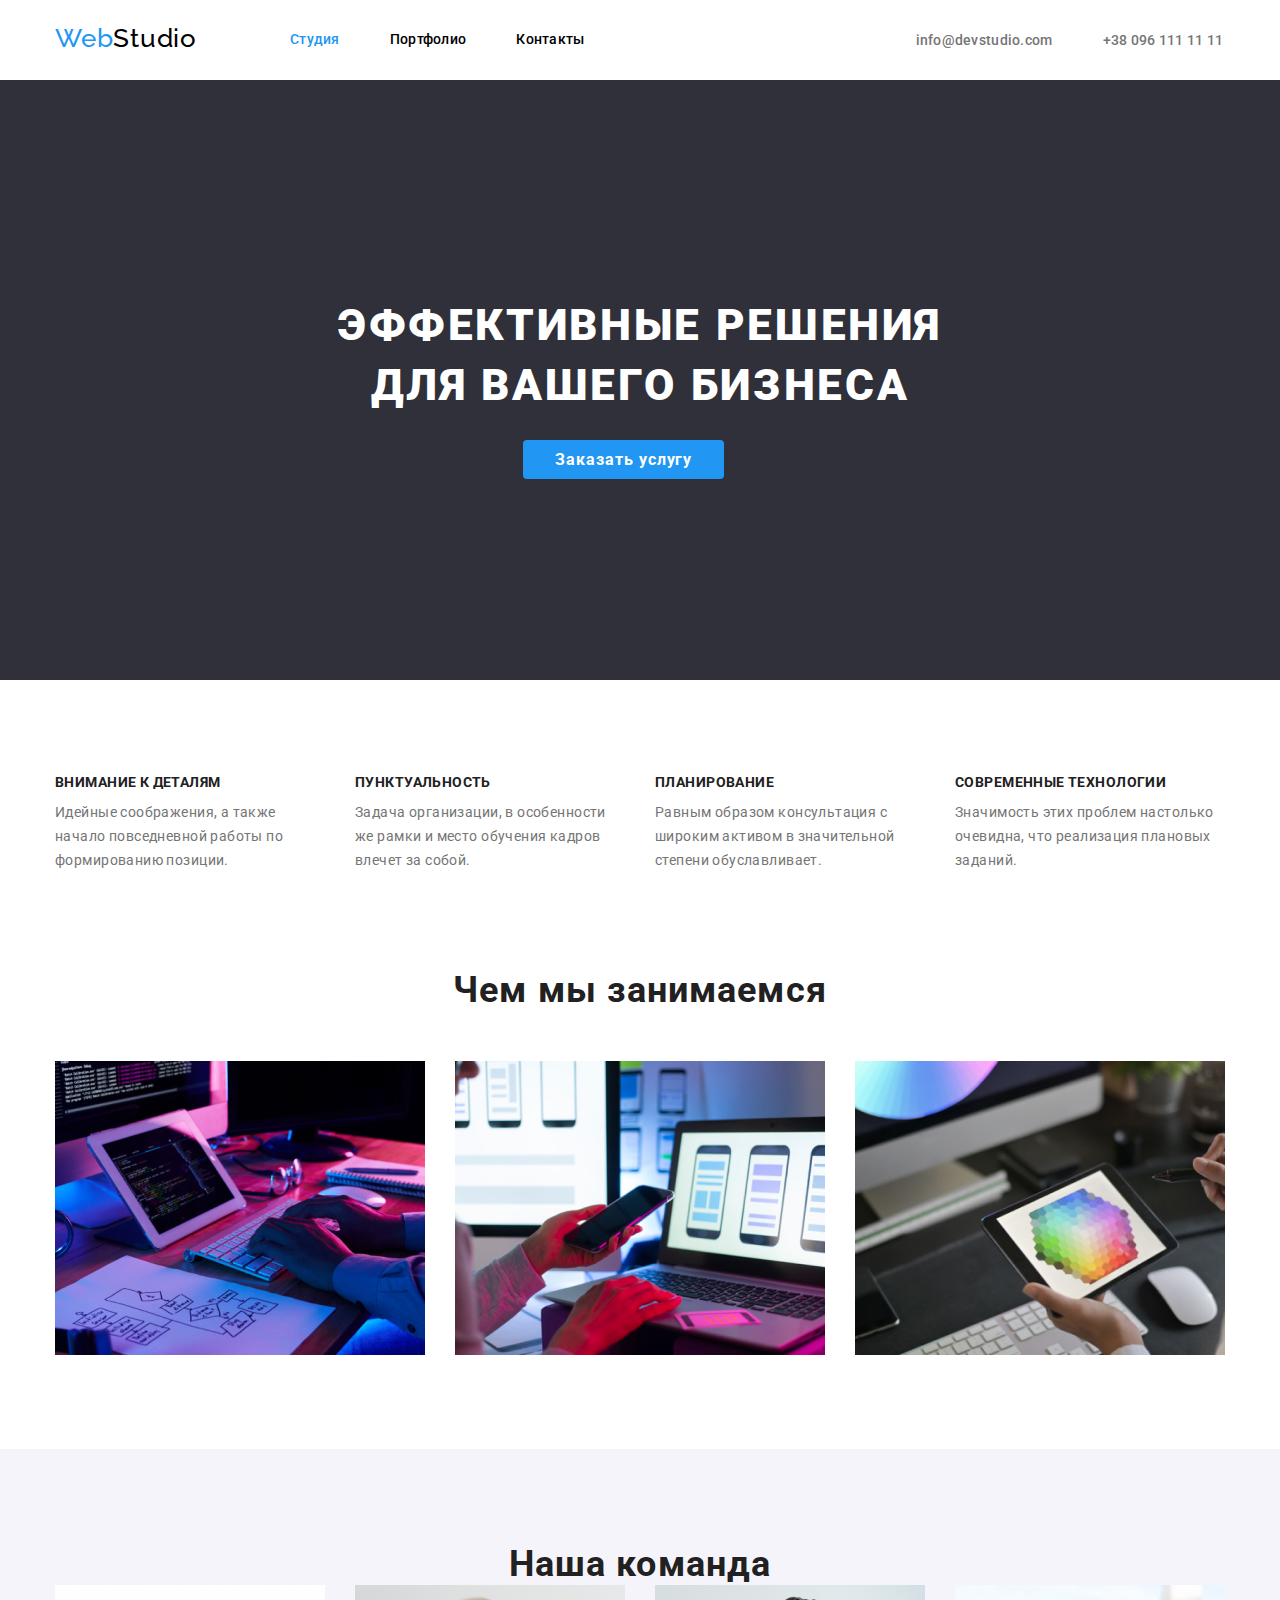
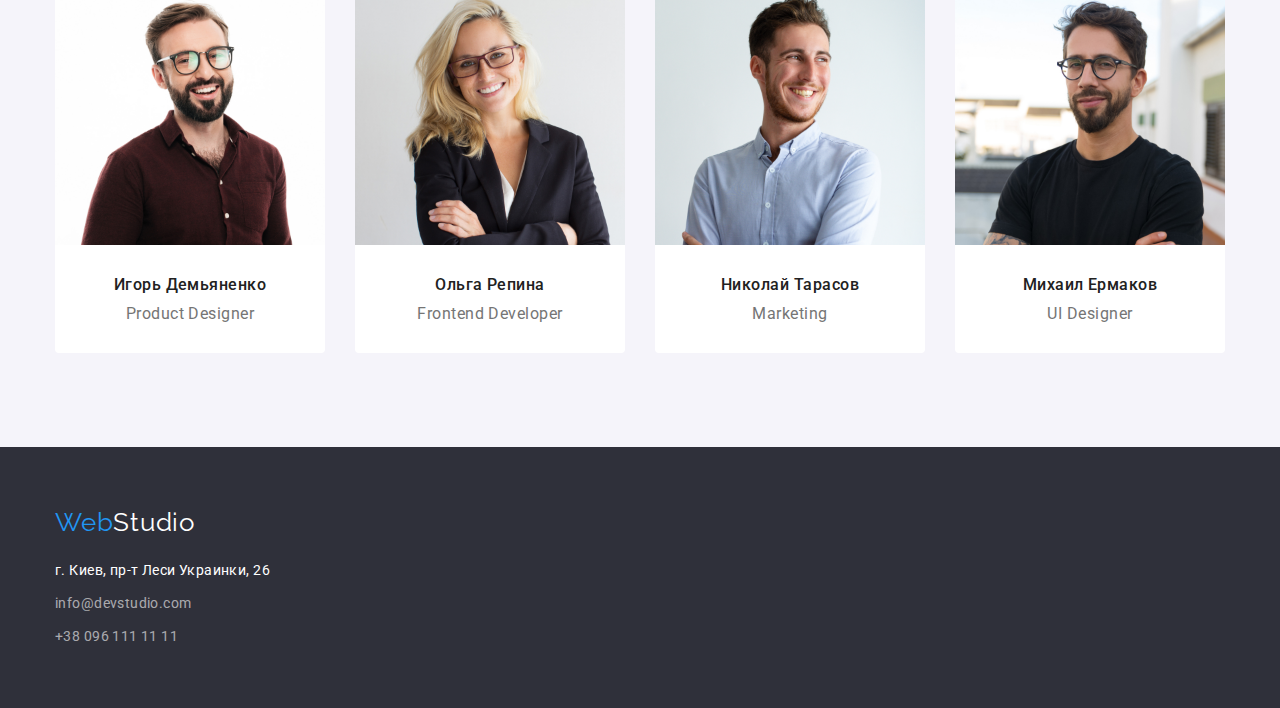
<file: index.html>
<!DOCTYPE html>
<html lang="ru">
<head>
    <meta charset="UTF-8">
    <meta name="viewport" content="width=device-width, initial-scale=1.0">
    <title>Студия</title>
    <link rel="stylesheet" href="css/modern-normalize.css">
    <link rel="preconnect" href="https://fonts.gstatic.com">
    <link href="https://fonts.googleapis.com/css2?&family=Raleway:wght@700&family=Roboto:wght@400;500;700;900&display=swap" rel="stylesheet">
    <link rel="stylesheet" href="./css/styles.css">
  
<!-- font-family: 'Raleway', sans-serif;
font-family: 'Roboto', sans-serif; -->
   
</head>
<body >
    <header class="header">
        <div class="container">
            <nav class="header-nav">
                <a class="logo" href=""><span class="web">Web</span>Studio</a>
                <ul class="header-nav-links">
                    <li><a class="link-header current" href="index.html">Студия</a></li>
                    <li><a class="link-header" href="portfolio.html">Портфолио</a></li>
                    <li><a class="link-header" href="">Контакты</a></li>
                </ul>
            </nav>
           <div class="header-address">
                <p><a class="link-hd-adr" href="mailto:info@devstudio.com">info@devstudio.com</a></p>
                <p><a class="link-hd-adr" href="tel:+380961111111">+38 096 111 11 11</a></p>
            </div>
        </div>
    </header>
    <main>
        <!--Баннер-->
        <div></div>
        <section class="hero">
            <div class="container">
                <h1 class="hero-title">ЭФФЕКТИВНЫЕ РЕШЕНИЯ <br> ДЛЯ ВАШЕГО БИЗНЕСА</h1>
                <a class="hero-btn" href="#">Заказать услугу</a>
            </div>
        </section>
        <section class="about">
            <div class="container">
                <ul class="features">
                    <li><h3 class="title-features">ВНИМАНИЕ К ДЕТАЛЯМ</h3>
                    <p class="features-p"> Идейные соображения, а также <br> начало повседневной работы по формированию позиции.</p>
                    </li>
                    <li><h3 class="title-features">ПУНКТУАЛЬНОСТЬ</h3>
                    <p class="features-p"> Задача организации, в особенности <br> же рамки и место обучения кадров влечет за собой.</p>
                    </li>
                    <li><h3 class="title-features">ПЛАНИРОВАНИЕ</h3>
                    <p class="features-p"> Равным образом консультация с широким активом в значительной степени обуславливает.</p>
                    </li>
                    <li><h3 class="title-features">СОВРЕМЕННЫЕ ТЕХНОЛОГИИ</h3>
                    <p class="features-p"> Значимость этих проблем настолько очевидна, что реализация плановых заданий.</p>
                    </li>
                </ul>
                <h2 class="title">Чем мы занимаемся</h2>
                <div class="about-images">   
                    <img class="images" src="./images/1.jpg" alt="Photo 1" width="370">
                    <img class="images" src="./images/2.jpg" alt="Photo 2" width="370">
                    <img class="images" src="./images/3.jpg" alt="Photo 3" width="370">
                </div>
            </div>
        </section>
        <section class="team">
            <div class="container">
                <h2 class="title">Наша команда</h2>
                <ul class="workers">
                    <li><img src="./images/ihor.jpg" alt="Photo Ihor" width="270"><div class="worker-names"><h3 class="name">Игорь Демьяненко</h3><p class="work-position">Product Designer</p></div> </li>
                    <li><img src="./images/olha.jpg" alt="Photo Olha" width="270"><div class="worker-names"><h3 class="name">Ольга Репина</h3><p class="work-position">Frontend Developer</p></div></li>
                    <li><img src="./images/nikol.jpg" alt="Photo Nikolai" width="270"><div class="worker-names"><h3 class="name">Николай Тарасов</h3><p class="work-position">Marketing</p></div></li>
                    <li><img src="./images/mikhail.jpg" alt="Photo Mikhail" width="270"><div class="worker-names"><h3 class="name">Михаил Ермаков</h3><p class="work-position">UI Designer</p></div></li>
                </ul>
            </div>
        </section>
        <footer class="footer"> 
            <div class="container">
                <a class="logo-foot" href=""><span class="web">Web</span>Studio</a>
                <address>
                <ul class="footer-address"> 
                        <li> <a class="link-foot-adr" href="https://goo.gl/maps/Ae1zcUtkZR1KB5ff6">г. Киев, пр-т Леси Украинки, 26</a></li>
                        <li> <a class="link-foot" href="mailto:info@devstudio.com">info@devstudio.com</a></li>
                        <li> <a class="link-foot" href="tel:+380961111111">+38 096 111 11 11</a></li>
                </ul>
                </address>
            </div>
      </footer>
    </main>
</body>
</html>
</file>
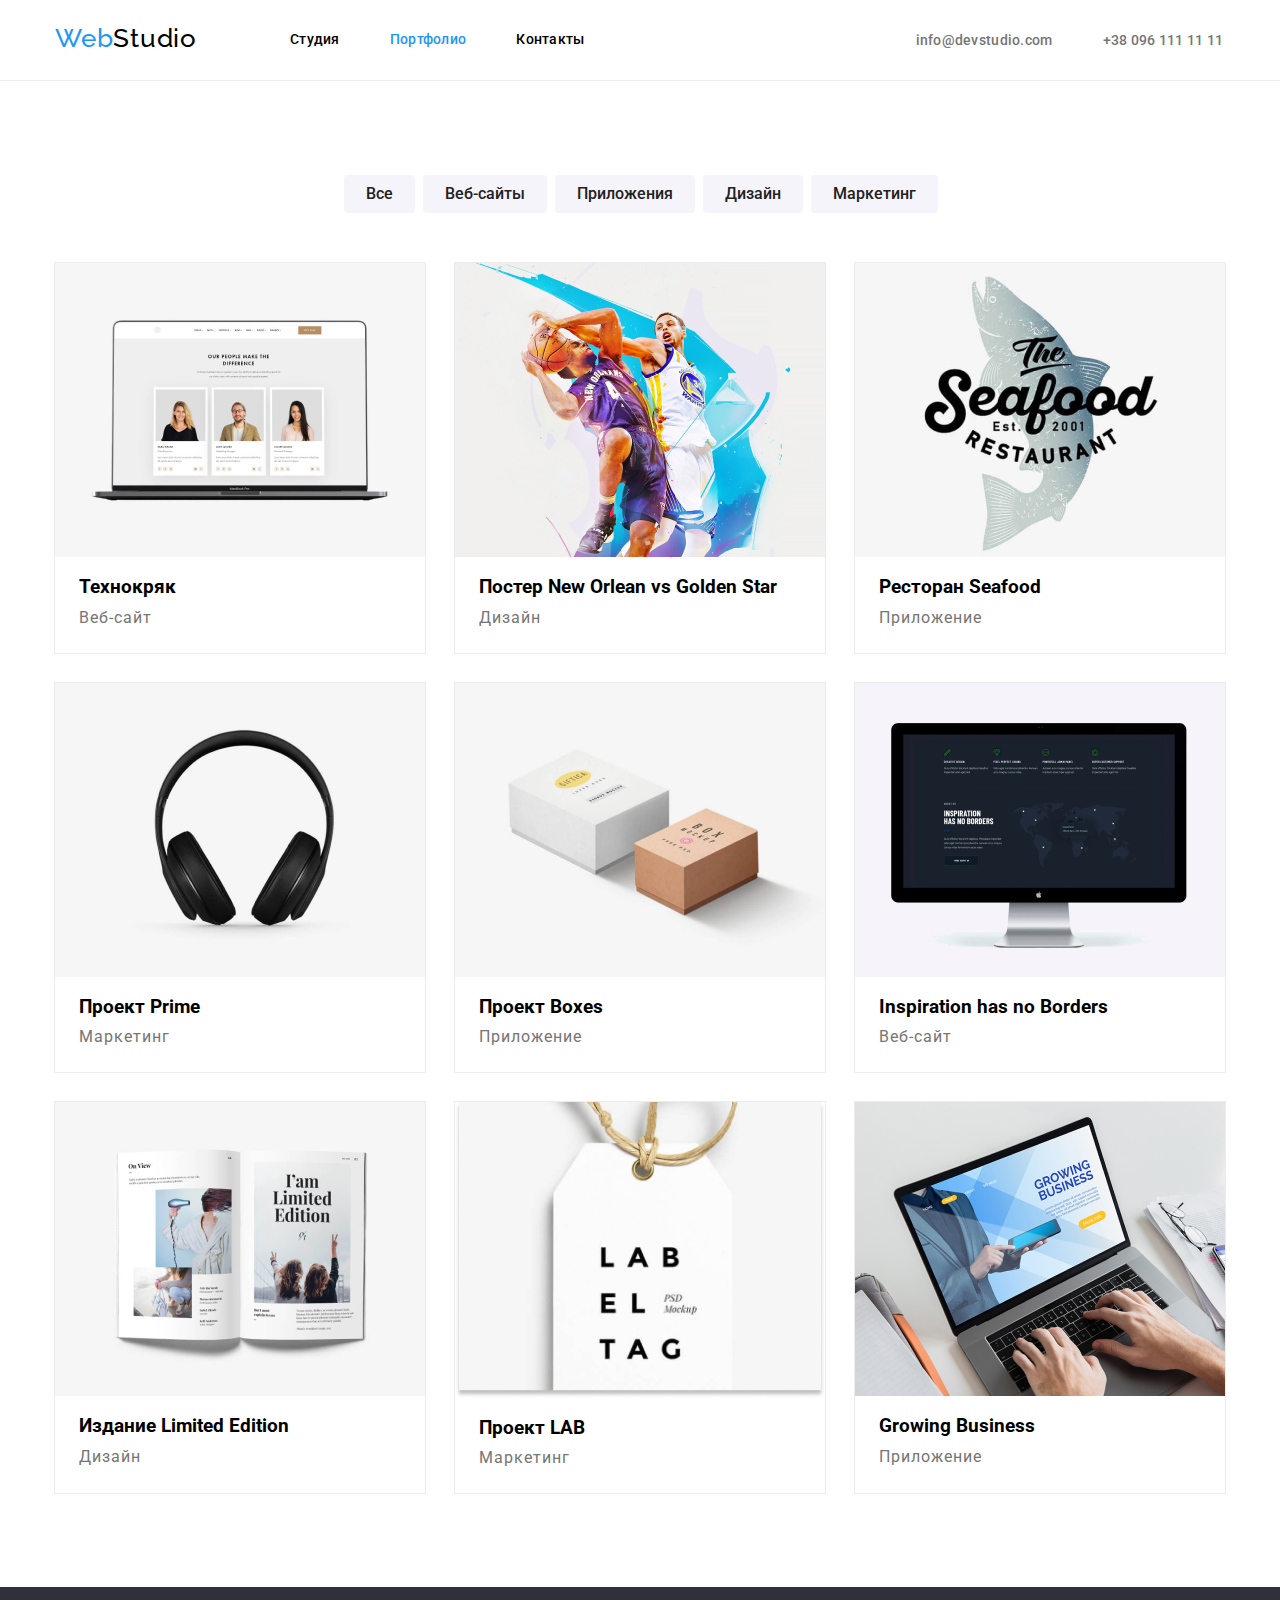
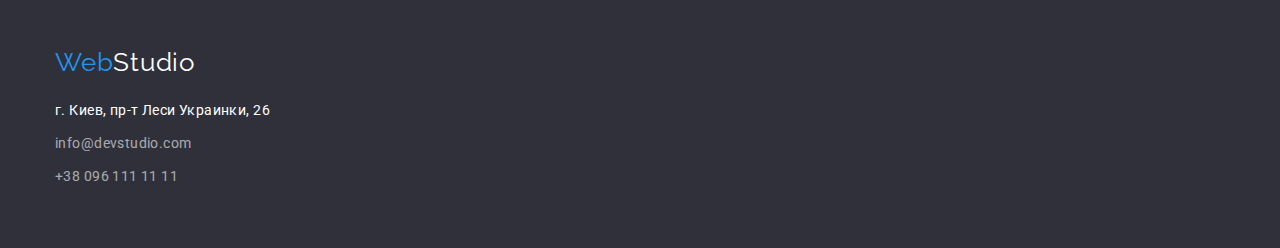
<file: portfolio.html>
<!DOCTYPE html>
<html lang="ru">
<head>
    <meta charset="UTF-8">
    <meta name="viewport" content="width=device-width, initial-scale=1.0">
    <title>Портфолио</title>
    <link rel="stylesheet" href="css/modern-normalize.css">
    <link rel="preconnect" href="https://fonts.gstatic.com">
    <link href="https://fonts.googleapis.com/css2?&family=Raleway:wght@700&family=Roboto:wght@400;500;700;900&display=swap" rel="stylesheet">
    <link rel="stylesheet" href="./css/styles.css">
   
<!-- font-family: 'Raleway', sans-serif;
font-family: 'Roboto', sans-serif;-->
</head>
<body >
    
    <header class="portfolio-header">
        <div class="container">
            <nav class="portfolio-header-nav">
                <a class="logo" href=""><span class="web">Web</span>Studio</a>
                <ul class="portfolio-header-links">
                    <li><a class="link-header" href="index.html">Студия</a></li>
                    <li><a class="link-header current" href="portfolio.html">Портфолио</a></li>
                    <li><a class="link-header" href="">Контакты</a></li>
                </ul>
            </nav>
            <div class="portfolio-header-address">
                <p><a class="link-hd-adr" href="mailto:info@devstudio.com">info@devstudio.com</a></p>
                <p><a class="link-hd-adr" href="tel:+380961111111">+38 096 111 11 11</a></p>
            </div>
        </div>    
    </header>
    <main>
        <section class="portfolio-main">
            <div class="container">
                <!--Скрыть заголовок-->
                <h1>Портфолио</h1>
                <div class="portfolio-btns">
                    <a class="portfolio-btn" href="" >Все</a>
                    <a class="portfolio-btn" href="" >Веб-сайты</a>
                    <a class="portfolio-btn" href="" >Приложения</a>
                    <a class="portfolio-btn" href="" >Дизайн</a>
                    <a class="portfolio-btn" href="" >Маркетинг</a>
                </div>
                <ul class="portfolio-gallery">
                    <li><img class="gal-img" src="./images/img.jpg" alt="Photo" width="370"><h3>Технокряк</h3><p class="portfolio-names">Веб-сайт</p></li>
                    <li><img class="gal-img" src="./images/img1.jpg" alt="Photo" width="370"><h3>Постер New Orlean vs Golden Star</h3><p class="portfolio-names">Дизайн</p></li>
                    <li><img class="gal-img" src="./images/img2.jpg" alt="Photo" width="370"><h3>Ресторан Seafood</h3><p class="portfolio-names">Приложение</p></li>
                    <li><img class="gal-img" src="./images/img3.jpg" alt="Photo" width="370"><h3>Проект Prime</h3><p class="portfolio-names">Маркетинг</p></li>
                    <li><img class="gal-img" src="./images/img4.jpg" alt="Photo" width="370"><h3>Проект Boxes</h3><p class="portfolio-names">Приложение</p></li>
                    <li><img class="gal-img" src="./images/img5.jpg" alt="Photo" width="370"><h3>Inspiration has no Borders</h3><p class="portfolio-names">Веб-сайт</p></li>
                    <li><img class="gal-img" src="./images/img6.jpg" alt="Photo" width="370"><h3>Издание Limited Edition</h3><p class="portfolio-names">Дизайн</p></li>
                    <li><img class="gal-img" src="./images/img7.jpg" alt="Photo" width="370"><h3>Проект LAB</h3><p class="portfolio-names">Маркетинг</p></li>
                    <li><img class="gal-img" src="./images/img8.jpg" alt="Photo" width="370"><h3>Growing Business</h3><p class="portfolio-names">Приложение</p></li>
                </ul>
            </div>
        </section>
        <footer class="footer"> 
            <div class="container">
                <a class="logo-foot" href=""><span class="web">Web</span>Studio</a>
                <address>
                <ul class="footer-address"> 
                        <li> <a class="link-foot-adr" href="https://goo.gl/maps/Ae1zcUtkZR1KB5ff6">г. Киев, пр-т Леси Украинки, 26</a></li>
                        <li> <a class="link-foot" href="mailto:info@devstudio.com">info@devstudio.com</a></li>
                        <li> <a class="link-foot" href="tel:+380961111111">+38 096 111 11 11</a></li>
                </ul>
                </address>
            </div>    
      </footer>
    </main>
</body>
</html>
</file>
<file: css/styles.css>
:root {
    --black-text: #000000;
    --white: #FFFFFF;
    --white-text-op60: rgb(255, 255, 255, 0.6);
    --light-grey-stroke: #ECECEC;
    --grey-white-stroke: #EEEEEE;
    --grey-text: #757575;
    --dark-graphite-text: #212121;
    --blue: #2196F3;
    --graphite-bg: #2F303A;
    --light-grey-bg-team: #F5F4FA;
}

body {
    font-family: 'Roboto', sans-serif;
}

header {
    background-color: var(--white);
    color: var(--dark-graphite-text);
    font-weight: 500;
    font-size: 14px;
    line-height: 16px;
}

/* /* .header a {
    /* color: white; */
    /* color: inherit; */
    /* color: currentColor; */
    /* color: var(--white-text);
/* }  */

/* .hero {
    background:cadetblue;
}
.hero-btn {
    background-color: coral;
} */

.container {
    width: 1200px;
    padding: 15px 15px;
    margin: 0 auto;
    /* outline: 1px solid #FF6C00; */
}

.header-nav,
.portfolio-header-nav,
.header-nav-links,
.header-address,
.portfolio-header-links,
.portfolio-header-address {
    display: flex;
}

img {
    display: block;
}

.header .container {
    display: flex;
    /* justify-content: space-between; */
    align-items: center;
    /* margin-top: 32px; */
    /* border-bottom: 1px solid var(--light-grey-stroke); */
    height: 80px;
}

.portfolio-header .container {
    display: flex;
    align-items: center;
    /* margin-top: 32px; */
    /* border-bottom: 1px solid var(--light-grey-stroke); */
    height: 80px;
}

.portfolio-header {
    border-bottom: 1px solid var(--light-grey-stroke);
}

.header-nav-links {
    margin-left: 93px;
    margin-top: 32px;
    margin-bottom:35px;
    margin-right: 331px;
}

.portfolio-header-links {
    margin-left: 93px;
    margin-top: 32px;
    margin-bottom:35px;
    margin-right: 331px;
}

.header-nav li:nth-child(2) {
    margin-left: 50px;
    margin-right: 50px;
}

.portfolio-header-nav li:nth-child(2) {
    margin-left: 50px;
    margin-right: 50px;
}

.header-address p:nth-child(2) {
    margin-left:50px;
    margin-right: 0;
}

.header-address p {
    margin-right: 0;
}

.portfolio-header-address p:nth-child(2) {
    margin-left:50px;
}

.logo {
    margin-top:24px;
    margin-bottom:23px;
    color: var(--black-text);
    font-size: 26px;
    line-height: 31px;
    font-family: 'Raleway', sans-serif;
    letter-spacing: 0.03em;
}

.web {
   /* font-family: 'Oleo Script', cursive; */
   color: var(--blue);
   font-size: 26px;
   line-height: 31px;
   font-family: 'Raleway', sans-serif;
   letter-spacing: 0.03em;

}
.title {
    color: var(--dark-graphite-text);
    font-weight: 700;
    font-size: 36px;
    line-height: 42px;
    text-align: center;
    letter-spacing: 0.03em;
}

.hero .container {
    height: 600px;
} 
.hero {
    background-color: var(--graphite-bg); 
}
.hero-title {
    margin-left: 252px;
    margin-right: 252px;
    margin-top: 200px;
    margin-bottom: 30px;
    color: var(--white);
    font-weight: 900;
    font-size: 44px;
    line-height: 60px;
    text-align: center;
    letter-spacing: 0.06em;
    text-transform: uppercase;
}
.hero-btn {
    margin-left: 468px;
    margin-right: 468px;
    padding: 10px 32px;
    background-color: var(--blue);
    font-weight: 700;
    font-size: 16px;
    line-height: 30px;
    color: var(--white);
    text-align: center;
    letter-spacing: 0.06em;
    border-radius: 4px;
}
.about .container {
    /* display: flex; */
    padding-top: 94px;
    padding-bottom: 94px;
}

.features {
    display: flex;
    align-items: center;
    margin-bottom: 94px;
    margin-left: 0;
    margin-right: 0;
    background: transparent;
}

.features li {
    width: 270px;
    height: 101px;
}

.features li:nth-child(1) {
    margin-right: 30px;
}

.features li:nth-child(2) {
    margin-right: 30px;
}

.features li:nth-child(3) {
    margin-right: 30px;
}

.about h2 {
    margin-bottom: 50px; 
}

.about h3 {
    margin-bottom: 10px;
}

.about-images {
    display: flex;
    align-items: center;
    margin-left: 0;
    margin-right: 0;
}

.images {
    width: 370px;
}

.images:nth-child(2) {
    margin-left: 30px;
    margin-right:30px;
}

.title-features {
    color: var(--dark-graphite-text);
    font-weight: 700;
    font-size: 14px;
    line-height: 16px;
    letter-spacing: 0.03em;
    text-transform: uppercase;
}

.features-p {
    color: var(--grey-text);
    font-weight: 400;
    font-size: 14px;
    line-height: 24px;
    letter-spacing: 0.03em;
}

.team .container {
    /* display: flex; */
    align-items: center;
    padding-top: 94px;
    padding-bottom: 94px;

}

.workers {
    display: flex;
    align-items: center;
    margin-left: 0;
    margin-right: 0;
}

.workers li:nth-child(1) {
    margin-right: 30px;
}

.workers li:nth-child(2) {
    margin-right: 30px;
}

.workers li:nth-child(3) {
    margin-right: 30px;
}

.workers li {
    width: 270px;
}

.worker-names {
    background-color: var(--white);
    padding-top: 30px;
    padding-bottom: 30px;
    text-align: center;
    letter-spacing: 0.03em;
    border-bottom-left-radius: 4px;
    border-bottom-right-radius: 4px;
}

.workers h3 {
    margin-bottom: 10px;
}

.team {
    background: var(--light-grey-bg-team)
}

.name {
    color: var(--dark-graphite-text);
    font-weight: 500;
    font-size: 16px;
    line-height: 19px;
    letter-spacing: 0.03em;
}

.work-position {
    color: var(--grey-text);
    font-weight: 400;
    font-size: 16px;
    line-height: 19px;
    text-align: center;
    letter-spacing: 0.03em;
}


.link-header:hover {
    color: var(--blue);
}

.link-header {
    color: var(--black-text);
    font-weight: 500;
    font-size: 14px;
    line-height: 16px;
    letter-spacing: 0.02em;
}

.link-header.current {
    color: var(--blue);
}

.link-hd-adr {
    color: var(--grey-text);
    font-weight: 500;
    font-size: 14px;
    line-height: 16px;
    letter-spacing: 0.02em;
}

.link-hd-adr:hover {
    color: var(--blue);
}

.footer .container {
    padding-top: 60px;
    padding-bottom: 60px;
}

footer {
    background-color: var(--graphite-bg);
}

.logo-foot {
    /* display: block; */
    color: var(--white);
    font-size: 26px;
    line-height: 31px;
    font-family: 'Raleway', sans-serif;
    letter-spacing: 0.03em;
}

.footer-address {
    /* display: block; */
    margin-top: 20px;
}

.footer-address li:nth-child(1) {
    margin-bottom: 9px;
}

.footer-address li:nth-child(2) {
    margin-bottom: 9px;
}

.link-foot-adr {
    color:var(--white);
    font-weight: 400;
    font-size: 14px;
    line-height: 24px;
    letter-spacing: 0.03em;
}

.link-foot {
    color: var(--white-text-op60);
    font-weight: 400;
    font-size: 14px;
    line-height: 24px;
    letter-spacing: 0.03em;
}
 
.portfolio-main .container {
    padding-top: 94px;
    padding-bottom: 94px;
}

.portfolio-btns {
    display: flex;
    margin-left: 280px;
    margin-right: 279px;
    margin-bottom: 50px;
    justify-content: center;
}

.portfolio-btns a:nth-child(1) {
    margin-right: 8px;
    margin-left: 0;
}

.portfolio-btns a:nth-child(3) {
    margin-right: 8px;
    margin-left: 0;
}


.portfolio-btns a:nth-child(2n + 2) {
    margin-right: 8px;
    margin-left: 0;
}


.portfolio-btn {
    background-color: var(--light-grey-bg-team);
    padding: 6px 22px;
    color: var(--dark-graphite-text);
    font-weight: 500;
    font-size: 16px;
    line-height: 26px;
    text-align: center;
    height: 38px;
    width: auto;
    border-radius: 4px;
    
}

.portfolio-btn:hover {
    background-color: var(--blue);
    color: var(--white);
    font-weight: 500;
    font-size: 16px;
    line-height: 26px;
}

.portfolio-names {
    color: var(--grey-text);
    font-weight: 400;
    font-size: 16px;
    line-height: 30px;
    letter-spacing: 0.06em;
}
  
.portfolio-main h1 {
    display:none;
}

.portfolio-gallery {
    display: flex;
    flex-wrap: wrap;
    /* margin-left: auto;
    margin-right: auto; */
    margin-top: -30px;
    margin-left: -30px;
}

.portfolio-gallery li {
    background-color: var(--white);
    outline: 1px solid var(--light-grey-stroke);
    /* border: 1 px solid var(--light-grey-stroke); */
    flex-basis: calc(100% / 3 - 30px);
    margin-left: 30px;
    margin-top: 30px;
}

.portfolio-gallery h3 {
    margin-top: 20px;
    margin-bottom: 4px;
    margin-left: 24px;
}

.portfolio-gallery p {
    margin-left: 24px;
    margin-bottom: 20px;
}
</file>
